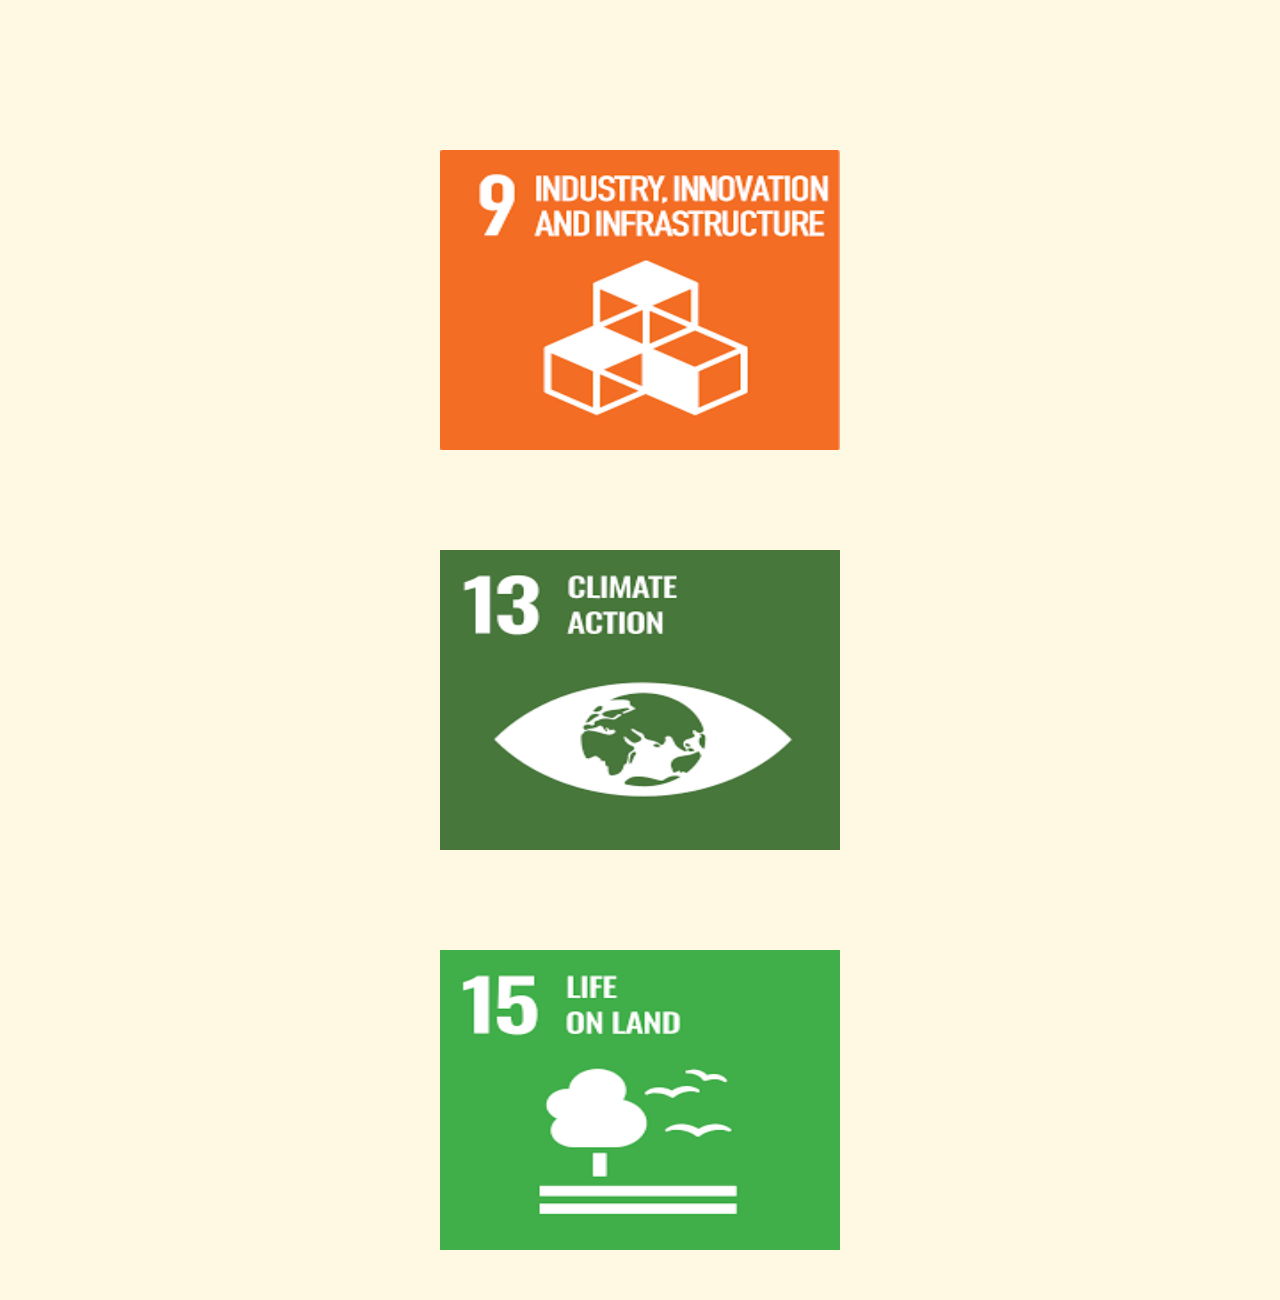
<file: Insights.html>
<!DOCTYPE html>
<html lang="en">
<head>
    <meta charset="UTF-8">
    <meta name="viewport" content="width=device-width, initial-scale=1.0">
    <title>Clickable Images</title>
    <style>
        body {
            margin: 0;
            padding: 0;
            font-family: Arial, sans-serif;
            text-align: center;
            background-color: #FFF8E3
        }

        h1 {
            margin: 20px 0;
        }

        .image-container {
            display: flex;
            flex-direction: column; /* Arrange images in a vertical column */
            align-items: center; /* Center items horizontally */
            margin-top: 100px; /* Add some top margin for spacing */
        }

        .clickable-image {
            width: 400px;
            height: 300px;
            margin: 50px;
            cursor: pointer;
            transition: transform 0.3s ease-in-out;
        }

        .clickable-image:hover {
            transform: scale(1.1);
        }
    </style>
</head>
<body>

    

    <div class="image-container">
        <img class="clickable-image" src="[data-uri]" alt="Image 1" onclick="redirectTo('file:///C:/Users/rishm/OneDrive/Desktop/Hackathon/Insights_9.html')">
        <img class="clickable-image" src="[data-uri]" alt="Image 2" onclick="redirectTo('file:///C:/Users/rishm/OneDrive/Desktop/Hackathon/Insights_13.html')">
        <img class="clickable-image" src="[data-uri]" alt="Image 3" onclick="redirectTo('file:///C:/Users/rishm/OneDrive/Desktop/Hackathon/Insights_15.html')">
        
    </div>

    <script>
        function redirectTo(url) {
            window.location.href = url;
        }
    </script>

</body>
</html>
</file>
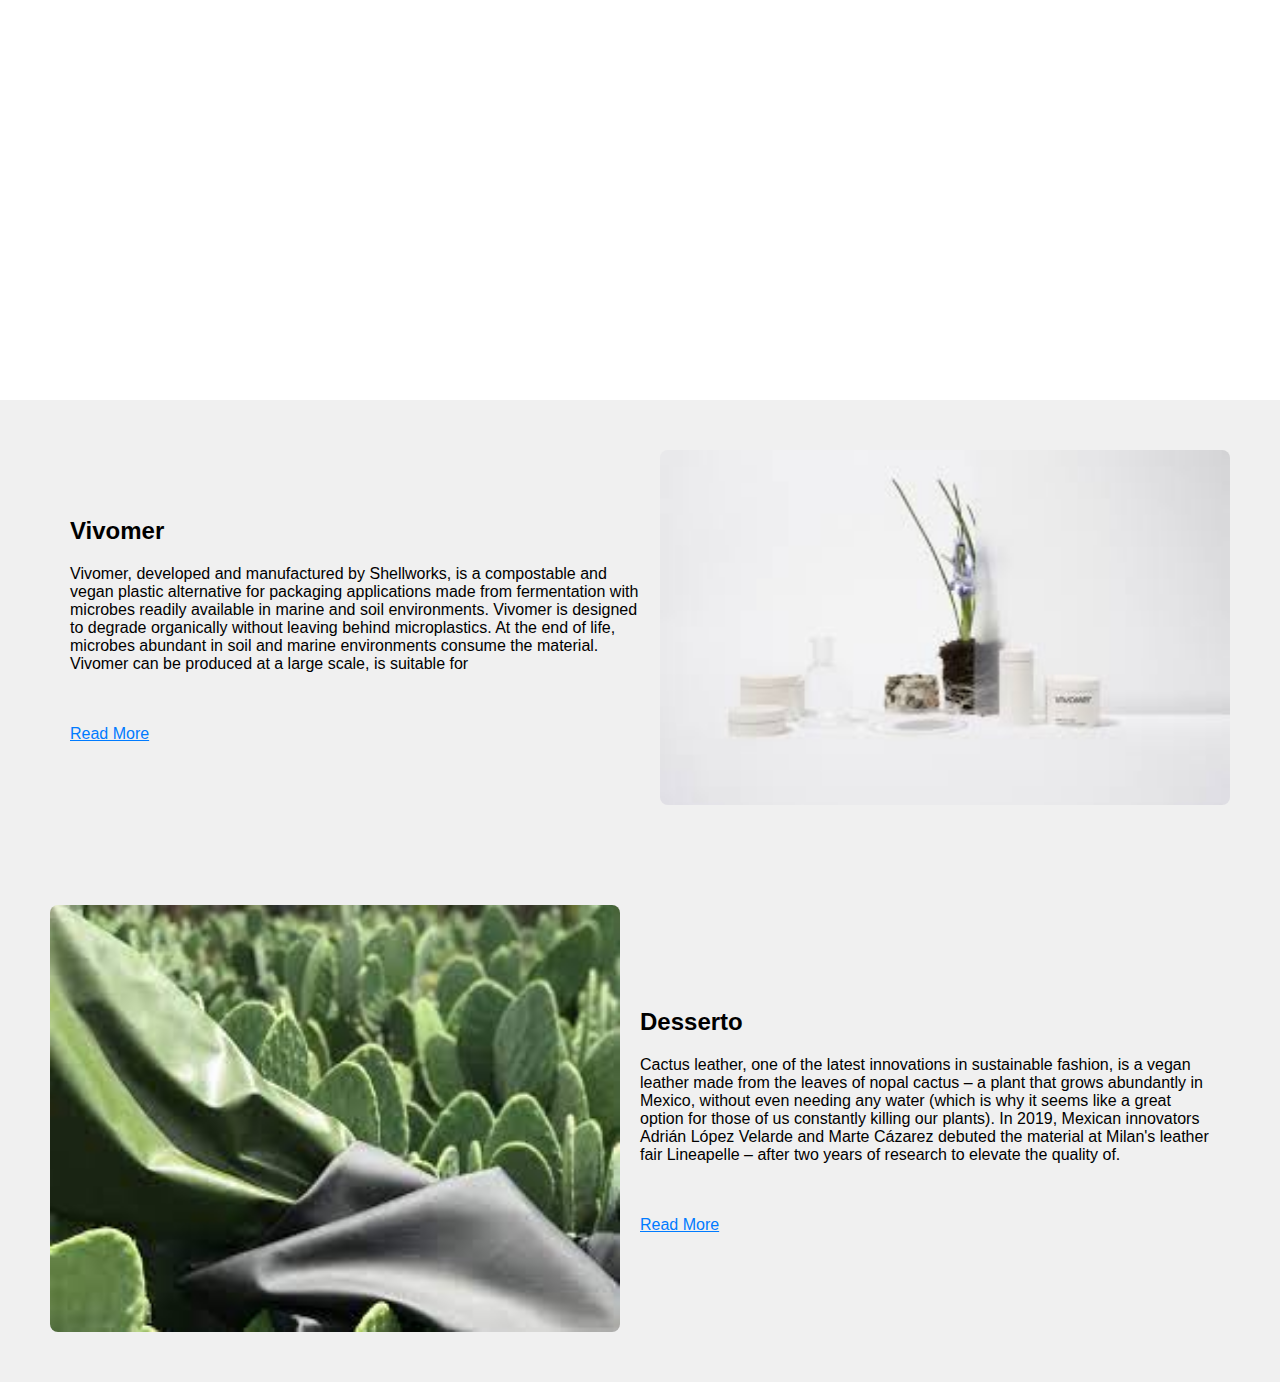
<file: Insights_13.html>
<!DOCTYPE html>
<html lang="en">
<head>
    <meta charset="UTF-8">
    <meta name="viewport" content="width=device-width, initial-scale=1.0">
    <title>Your Webpage</title>
    <style>
        body {
            margin: 0;
            padding: 0;
            font-family: Arial, sans-serif;
        }

        header {
            background-image: url('https://ourworldindata.org/images/published/Thumbnail-SDG-13.png'); /* Replace with your header image URL or file path */
            background-repeat: no-repeat;
            background-size: cover; /* Ensure the background covers the header */
            color: #fff;
            text-align: center;
            height: 400px; /* Set the height to match your image */
            padding: 0; /* Remove padding to make header size exactly match the image */
            margin: 0; /* Remove margin for consistency */
        }

        h1 {
            margin: 0;
            padding: 20px; /* Add padding within the header for content */
        }

        .blog-section {
            display: flex;
            justify-content: space-around;
            align-items: center;
            padding: 50px;
            background-color: #f0f0f0; /* Background color for blog sections */
        }

        .blog-content {
            flex: 1;
            text-align: left;
            padding: 20px;
        }

        .blog-image {
            flex: 1;
            max-width: 100%;
            height: auto;
            border-radius: 8px; /* Add some border-radius for rounded corners */
        }

        .read-more {
            color: #007BFF;
            text-decoration: underline;
            cursor: pointer;
        }
        
        .website-link {
            color: #007BFF; /* Blue color for the website link */
            text-decoration: underline;
        }
    </style>
</head>
<body>

    <header>
        
    </header>

    <div class="blog-section">
        <div class="blog-content">
            <h2>Vivomer</h2>
            <p>Vivomer, developed and manufactured by Shellworks, is a compostable and vegan plastic alternative for packaging applications made from fermentation with microbes readily available in marine and soil environments.

                Vivomer is designed to degrade organically without leaving behind microplastics. At the end of life, microbes abundant in soil and marine environments consume the material.
                
                Vivomer can be produced at a large scale, is suitable for </p>
            <br><br>
            <span class="read-more" onclick="toggleReadMore('readMore1')">Read More</span>
            <span id="readMore1" style="display: none;"> industry-standard manufacturing processes to produce rigid plastics, and is shelf-stable and compatible with water-based and oil-based emulsions.
                
                This material is also formulated for personal care applications and can incorporate natural dyes for aesthetics without sacrificing sustainability. <a href = "https://shellworks.com/" class="website-link" target="_blank">Visit Shellworks</a></span>
            </p>
        </div>
        <img class="blog-image" src='[data-uri]' alt="Blog Image 1"> <!-- Replace with your image URL or file path -->
    </div>

    <div class="blog-section">
        <img class="blog-image" src='[data-uri]'  alt="Blog Image 2"> <!-- Replace with your image URL or file path -->
        <div class="blog-content">
            <h2>Desserto</h2>
            <p>Cactus leather, one of the latest innovations in sustainable fashion, is a vegan leather made from the leaves of nopal cactus – a plant that grows abundantly in Mexico, without even needing any water (which is why it seems like a great option for those of us constantly killing our plants). In 2019, Mexican innovators Adrián López Velarde and Marte Cázarez debuted the material at Milan's leather fair Lineapelle – after two years of research to elevate the quality of.</p> <br><br>
            <span class="read-more" onclick="toggleReadMore('readMore2')">Read More</span>
            <span id="readMore2" style="display: none;"> their cactus leather to rival traditional leather <a href="https://desserto.com.mx/home"class="website-link" target="_blank">Visit Desserto</a></span>
            </p>
        </div>
    </div>

    

    <script>
        function toggleReadMore(id) {
            var readMoreSection = document.getElementById(id);
            readMoreSection.style.display = readMoreSection.style.display === 'none' ? 'inline' : 'none';
        }
    </script>
</body>
</html>
</file>
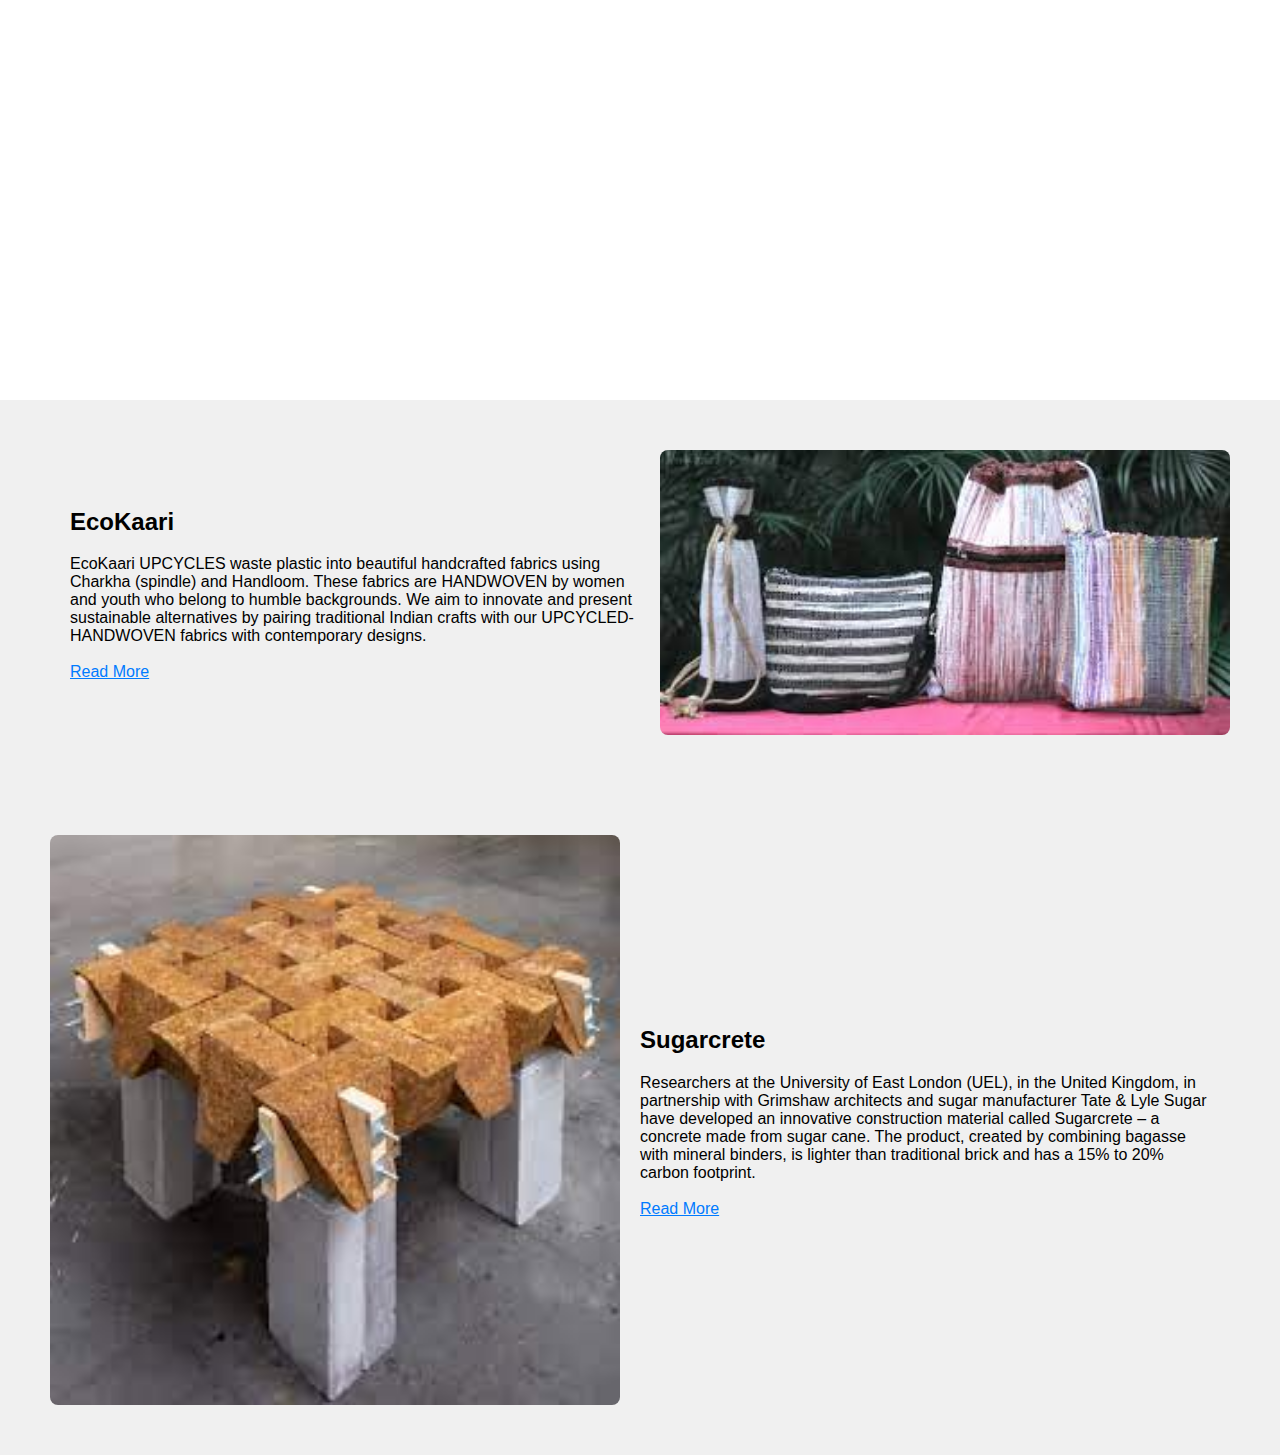
<file: Insights_15.html>
<!DOCTYPE html>
<html lang="en">
<head>
    <meta charset="UTF-8">
    <meta name="viewport" content="width=device-width, initial-scale=1.0">
    <title>Your Webpage</title>
    <style>
        body {
            margin: 0;
            padding: 0;
            font-family: Arial, sans-serif;
        }

        header {
            background-image: url('https://ourworldindata.org/images/published/Thumbnail-SDG-15.png'); /* Replace with your header image URL or file path */
            background-repeat: no-repeat;
            background-size: cover; /* Ensure the background covers the header */
            color: #fff;
            text-align: center;
            height: 400px; /* Set the height to match your image */
            padding: 0; /* Remove padding to make header size exactly match the image */
            margin: 0; /* Remove margin for consistency */
        }

        h1 {
            margin: 0;
            padding: 20px; /* Add padding within the header for content */
        }

        .blog-section {
            display: flex;
            justify-content: space-around;
            align-items: center;
            padding: 50px;
            background-color: #f0f0f0; /* Background color for blog sections */
        }

        .blog-content {
            flex: 1;
            text-align: left;
            padding: 20px;
        }

        .blog-image {
            flex: 1;
            max-width: 100%;
            height: auto;
            border-radius: 8px; /* Add some border-radius for rounded corners */
        }

        .read-more {
            color: #007BFF;
            text-decoration: underline;
            cursor: pointer;
        }
        
        .website-link {
            color: #007BFF; /* Blue color for the website link */
            text-decoration: underline;
        }
    </style>
</head>
<body>

    <header>
        
    </header>

    <div class="blog-section">
        <div class="blog-content">
            <h2>EcoKaari</h2>
            <p>EcoKaari UPCYCLES waste plastic into beautiful handcrafted fabrics using Charkha (spindle) and Handloom. These fabrics are HANDWOVEN by women and youth who belong to humble backgrounds. We aim to innovate and present sustainable alternatives by pairing traditional Indian crafts with our UPCYCLED-HANDWOVEN fabrics with contemporary designs.
            <br><br>
            <span class="read-more" onclick="toggleReadMore('readMore1')">Read More</span>
            <span id="readMore1" style="display: none;"> EcoKaari is making a positive impact on both the environment and the lives of the artisans involved in the process. <a href = "https://www.ecokaari.org/"" class="website-link" target="_blank">Visit EcoKaari</a></span>
            </p>
        </div>
        <img class="blog-image" src='[data-uri]' alt="Blog Image 1"> <!-- Replace with your image URL or file path -->
    </div>

    <div class="blog-section">
        <img class="blog-image" src='[data-uri]'  alt="Blog Image 2"> <!-- Replace with your image URL or file path -->
        <div class="blog-content">
            <h2>Sugarcrete</h2>
            <p>Researchers at the University of East London (UEL), in the United Kingdom, in partnership with Grimshaw architects and sugar manufacturer Tate & Lyle Sugar have developed an innovative construction material called Sugarcrete – a concrete made from sugar cane. The product, created by combining bagasse with mineral binders, is lighter than traditional brick and has a 15% to 20% carbon footprint.
            <br><br>
            <span class="read-more" onclick="toggleReadMore('readMore2')">Read More</span>
            <span id="readMore2" style="display: none;"> Sugarcrete is paving the way for eco-friendly construction materials, significantly reducing the environmental impact of building projects. <a href="https://uel.ac.uk/sugarcrete"class="website-link" target="_blank">Visit Sugarcrete</a></span>
            </p>
        </div>
    </div>

    

    <script>
        function toggleReadMore(id) {
            var readMoreSection = document.getElementById(id);
            readMoreSection.style.display = readMoreSection.style.display === 'none' ? 'inline' : 'none';
        }
    </script>
</body>
</html>
</file>
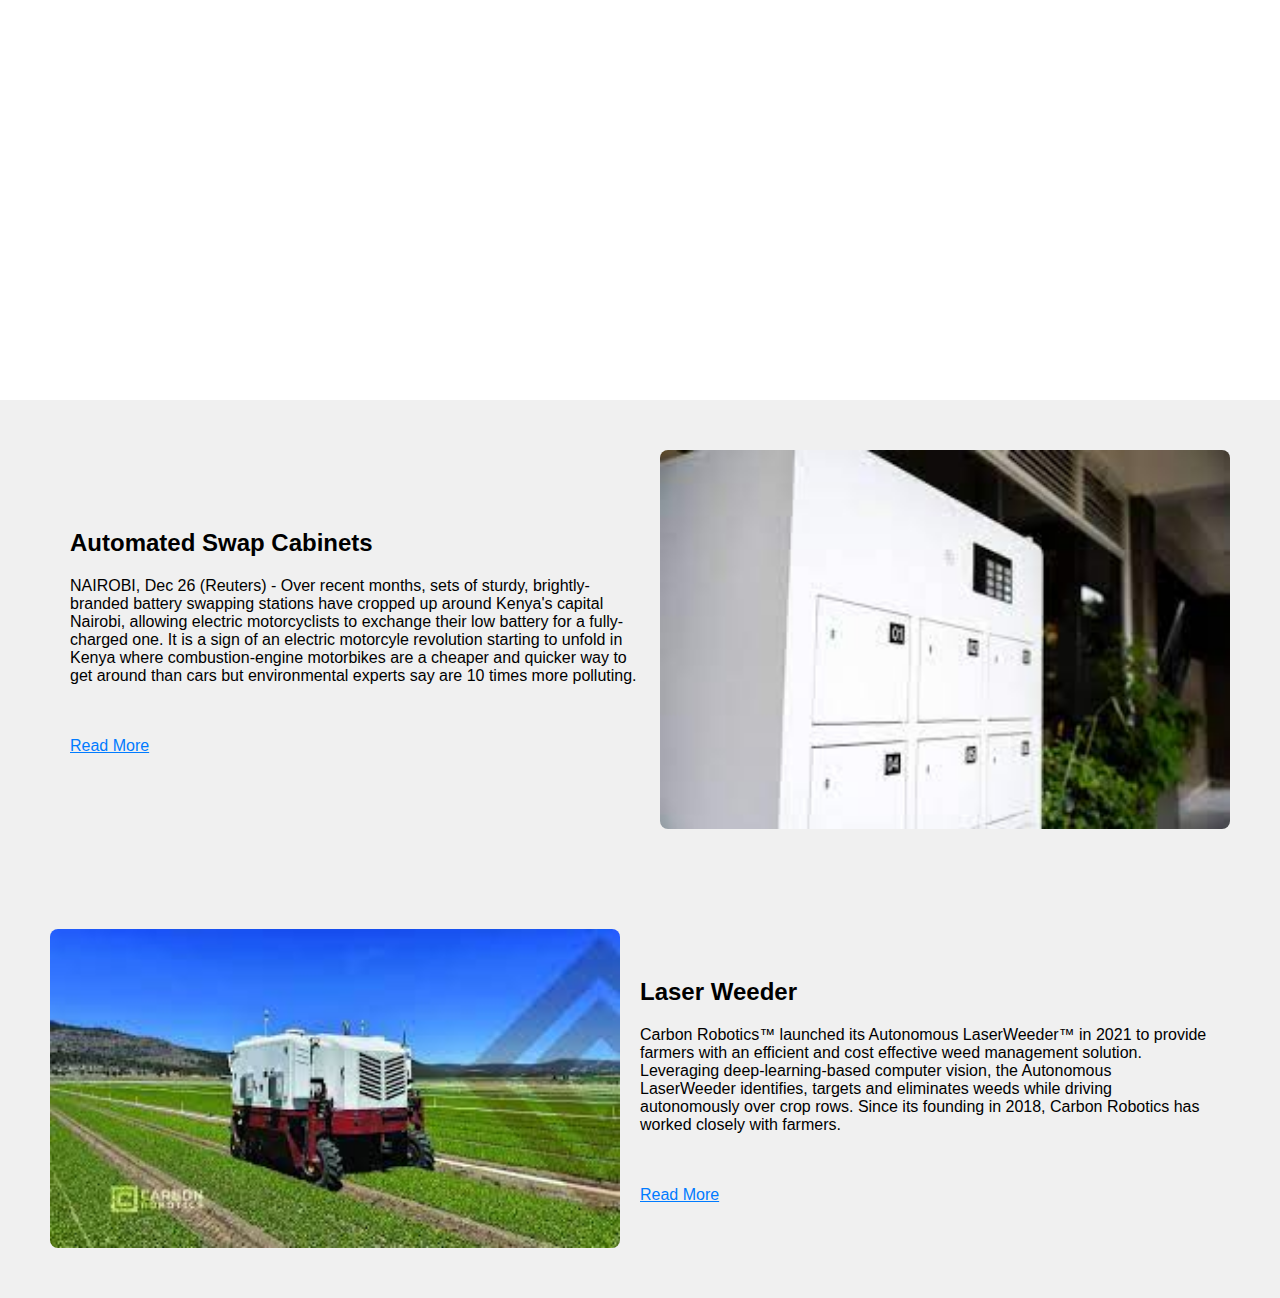
<file: Insights_9.html>
<!DOCTYPE html>
<html lang="en">
<head>
    <meta charset="UTF-8">
    <meta name="viewport" content="width=device-width, initial-scale=1.0">
    <title>Your Webpage</title>
    <style>
        body {
            margin: 0;
            padding: 0;
            font-family: Arial, sans-serif;
        }

        header {
            background-image: url('https://ourworldindata.org/images/published/Thumbnail-SDG-9.png'); /* Replace with your header image URL or file path */
            background-repeat: no-repeat;
            background-size: cover; /* Ensure the background covers the header */
            color: #fff;
            text-align: center;
            height: 400px; /* Set the height to match your image */
            padding: 0; /* Remove padding to make header size exactly match the image */
            margin: 0; /* Remove margin for consistency */
        }

        h1 {
            margin: 0;
            padding: 20px; /* Add padding within the header for content */
        }

        .blog-section {
            display: flex;
            justify-content: space-around;
            align-items: center;
            padding: 50px;
            background-color: #f0f0f0; /* Background color for blog sections */
        }

        .blog-content {
            flex: 1;
            text-align: left;
            padding: 20px;
        }

        .blog-image {
            flex: 1;
            max-width: 100%;
            height: auto;
            border-radius: 8px; /* Add some border-radius for rounded corners */
        }

        .read-more {
            color: #007BFF;
            text-decoration: underline;
            cursor: pointer;
        }
        
        .website-link {
            color: #007BFF; /* Blue color for the website link */
            text-decoration: underline;
        }
    </style>
</head>
<body>

    <header>
        
    </header>

    <div class="blog-section">
        <div class="blog-content">
            <h2>Automated Swap Cabinets</h2>
            <p>NAIROBI, Dec 26 (Reuters) - Over recent months, sets of sturdy, brightly-branded battery swapping stations have cropped up around Kenya's capital Nairobi, allowing electric motorcyclists to exchange their low battery for a fully-charged one.
                It is a sign of an electric motorcyle revolution starting to unfold in Kenya where combustion-engine motorbikes are a cheaper and quicker way to get around than cars but environmental experts say are 10 times more polluting.</p>
            <br><br>
            <span class="read-more" onclick="toggleReadMore('readMore1')">Read More</span>
            <span id="readMore1" style="display: none;"> industry-standard manufacturing processes to produce rigid plastics, and is shelf-stable and compatible with water-based and oil-based emulsions.
                
                East Africa's biggest economy is betting on electric-powered motorcycles, its renewables-heavy power supply and position as a technology and start-up hub to lead the region's shift to zero-emission electric mobility. <a href = "https://arcrideglobal.com/" class="website-link" target="_blank">Visit ARC Ride Global</a></span>
            </p>
        </div>
        <img class="blog-image" src='[data-uri]' alt="Blog Image 1"> <!-- Replace with your image URL or file path -->
    </div>

    <div class="blog-section">
        <img class="blog-image" src='[data-uri]'  alt="Blog Image 2"> <!-- Replace with your image URL or file path -->
        <div class="blog-content">
            <h2>Laser Weeder</h2>
            <p>Carbon Robotics™ launched its Autonomous LaserWeeder™ in 2021 to provide farmers with an efficient and cost effective weed management solution. Leveraging deep-learning-based computer vision, the Autonomous LaserWeeder identifies, targets and eliminates weeds while driving autonomously over crop rows. Since its founding in 2018, Carbon Robotics has worked closely with farmers.</p> <br><br>
            <span class="read-more" onclick="toggleReadMore('readMore2')">Read More</span>
            <span id="readMore2" style="display: none;"> to develop this precision laserweeding technology, which supports sustainable and reliable weed elimination for both conventional and organic farmers. <a href="https://carbonrobotics.com/autonomous-weeder"class="website-link" target="_blank">Visit Carbon Robotics</a></span>
            </p>
        </div>
    </div>

    

    <script>
        function toggleReadMore(id) {
            var readMoreSection = document.getElementById(id);
            readMoreSection.style.display = readMoreSection.style.display === 'none' ? 'inline' : 'none';
        }
    </script>
</body>
</html>
</file>
